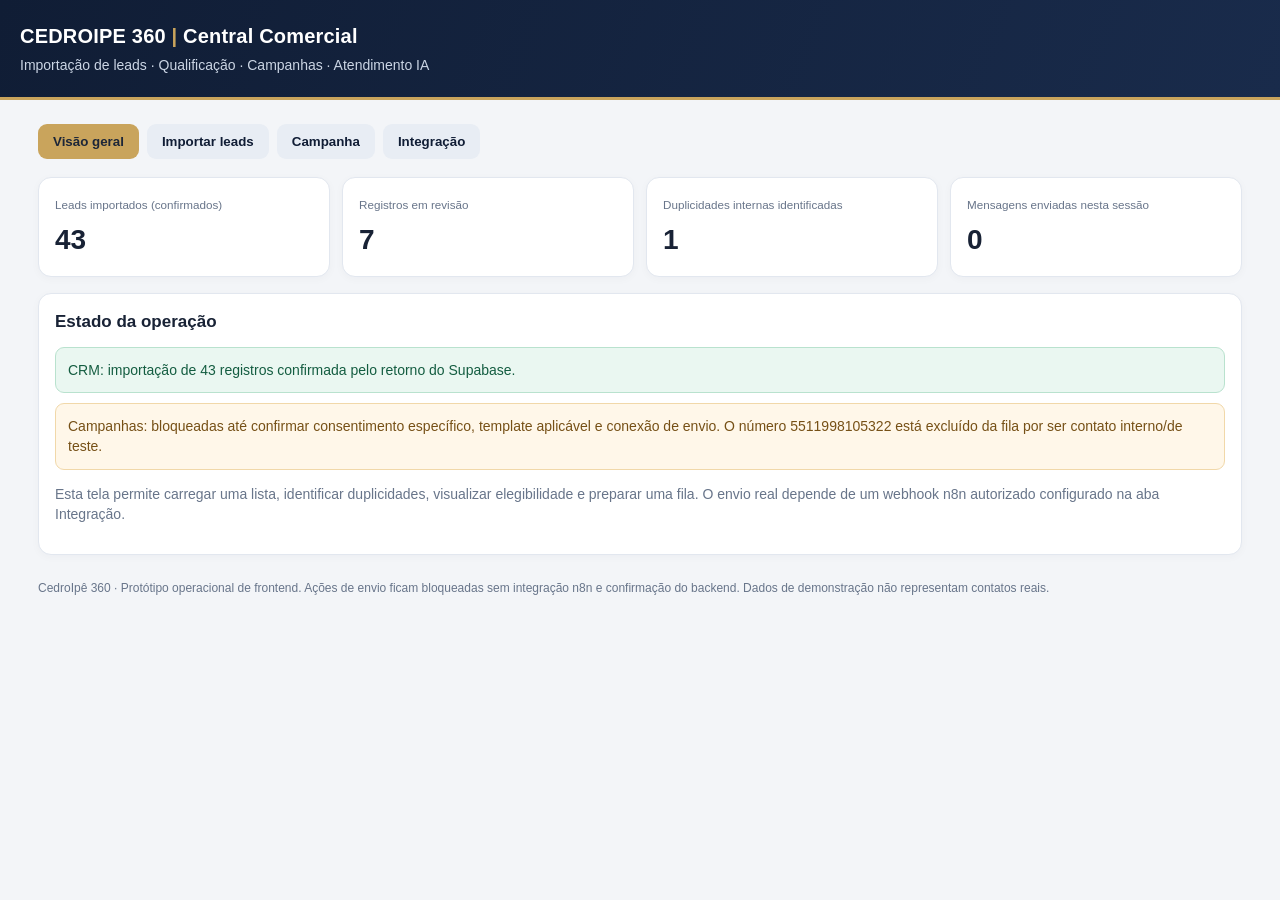
<file: evidencias/frontend/index-painel-local-CRM.html>
<!doctype html>
<html lang="pt-BR">
<head>
<meta charset="utf-8"><meta name="viewport" content="width=device-width,initial-scale=1">
<title>CedroIpê 360 | Central de Leads e Campanhas</title>
<style>
:root{--navy:#101d35;--navy2:#192b4b;--gold:#c9a45c;--bg:#f3f5f8;--ink:#182235;--muted:#68758a;--line:#e2e7ef;--green:#16845b;--red:#bd3e48;--amber:#a96a12;--white:#fff}
*{box-sizing:border-box}body{margin:0;background:var(--bg);color:var(--ink);font:14px/1.45 Inter,Segoe UI,Arial,sans-serif}
header{background:linear-gradient(110deg,var(--navy),var(--navy2));color:white;padding:22px max(20px,calc((100% - 1240px)/2));border-bottom:3px solid var(--gold)}
.brand{font-size:20px;font-weight:750;letter-spacing:.2px}.sub{color:#cbd5e4;margin-top:4px}
main{max-width:1240px;margin:24px auto;padding:0 18px}.tabs{display:flex;gap:8px;flex-wrap:wrap;margin-bottom:18px}
button,.btn{border:0;border-radius:9px;padding:10px 15px;background:var(--navy);color:white;font-weight:650;cursor:pointer}
button.secondary{background:#e8edf4;color:var(--navy)}button.gold{background:var(--gold);color:#1c2638}button:disabled{opacity:.45;cursor:not-allowed}
.tab.active{background:var(--gold);color:#1c2638}
.grid{display:grid;grid-template-columns:repeat(4,1fr);gap:12px}.kpi,.panel{background:white;border:1px solid var(--line);border-radius:13px;padding:16px;box-shadow:0 2px 8px #15213a08}
.kpi small{color:var(--muted)}.num{font-size:28px;font-weight:800;margin-top:5px}.panel{margin-top:16px}.panel h2{font-size:17px;margin:0 0 12px}
.row{display:flex;gap:10px;align-items:center;flex-wrap:wrap}.between{justify-content:space-between}
.muted{color:var(--muted)}.notice{padding:12px;border-radius:9px;background:#f5f7fa;border:1px solid var(--line);margin:10px 0}
.notice.warn{background:#fff7e9;border-color:#f1d8a9;color:#765016}.notice.ok{background:#eaf7f1;border-color:#b9e2ce;color:#145d41}
input,select{padding:10px;border:1px solid #cbd4e0;border-radius:8px;background:white;color:var(--ink);max-width:100%}
input[type=file]{border:1px dashed #aab6c6;width:100%;padding:16px}
table{width:100%;border-collapse:collapse;font-size:13px}th,td{text-align:left;padding:10px 8px;border-bottom:1px solid var(--line)}th{color:var(--muted);font-weight:700;background:#fafbfd}
.tablewrap{overflow:auto;max-height:380px}.pill{display:inline-block;padding:3px 8px;border-radius:20px;font-size:11px;font-weight:750;background:#edf1f6;color:#47566c}.pill.ok{background:#e6f5ed;color:#176b49}.pill.bad{background:#fdebed;color:#9f2935}.pill.warn{background:#fff3dc;color:#89550d}
.hidden{display:none!important}.field{display:flex;flex-direction:column;gap:5px;min-width:190px}.field label{font-size:12px;color:var(--muted);font-weight:700}
footer{max-width:1240px;margin:25px auto;padding:0 18px 30px;color:var(--muted);font-size:12px}
@media(max-width:800px){.grid{grid-template-columns:repeat(2,1fr)}}
@media(max-width:520px){.grid{grid-template-columns:1fr 1fr}.num{font-size:23px}header{padding:18px}}
</style></head>
<body>
<header><div class="brand">CEDROIPE 360 <span style="color:var(--gold)">|</span> Central Comercial</div><div class="sub">Importação de leads · Qualificação · Campanhas · Atendimento IA</div></header>
<main>
<div class="tabs">
<button class="tab active" data-tab="overview">Visão geral</button><button class="tab secondary" data-tab="import">Importar leads</button><button class="tab secondary" data-tab="campaign">Campanha</button><button class="tab secondary" data-tab="settings">Integração</button>
</div>
<section id="overview">
<div class="grid">
<div class="kpi"><small>Leads importados (confirmados)</small><div class="num" id="kImported">43</div></div>
<div class="kpi"><small>Registros em revisão</small><div class="num" id="kReview">7</div></div>
<div class="kpi"><small>Duplicidades internas identificadas</small><div class="num" id="kDup">1</div></div>
<div class="kpi"><small>Mensagens enviadas nesta sessão</small><div class="num" id="kSent">0</div></div>
</div>
<div class="panel"><h2>Estado da operação</h2><div class="notice ok">CRM: importação de 43 registros confirmada pelo retorno do Supabase.</div><div class="notice warn">Campanhas: bloqueadas até confirmar consentimento específico, template aplicável e conexão de envio. O número 5511998105322 está excluído da fila por ser contato interno/de teste.</div><p class="muted">Esta tela permite carregar uma lista, identificar duplicidades, visualizar elegibilidade e preparar uma fila. O envio real depende de um webhook n8n autorizado configurado na aba Integração.</p></div>
</section>
<section id="import" class="hidden">
<div class="panel"><h2>Importar planilha de leads</h2>
<p class="muted">Aceita CSV. A leitura ocorre no navegador. Não envia os dados para servidor até você configurar e acionar uma integração.</p>
<input type="file" id="csvFile" accept=".csv,text/csv">
<div class="row" style="margin-top:12px"><button id="loadSample" class="secondary">Carregar exemplo de 43 leads (demonstração)</button><button id="analyze" disabled>Analisar arquivo</button></div>
<div id="importMsg" class="notice">Aguardando arquivo CSV.</div>
<div class="tablewrap"><table><thead><tr><th>Nome</th><th>Telefone</th><th>Consentimento</th><th>Resultado</th></tr></thead><tbody id="preview"></tbody></table></div>
</div></section>
<section id="campaign" class="hidden">
<div class="panel"><h2>Preparar campanha WhatsApp</h2>
<div class="row">
<div class="field"><label>Nome da campanha</label><input id="campName" value="Apresentação de imóveis CedroIpê"></div>
<div class="field"><label>Modo</label><select id="campMode"><option value="dry">Simulação (sem envio)</option><option value="test">Teste individual autorizado</option><option value="live">Campanha real (bloqueada neste protótipo)</option></select></div>
</div>
<div class="field" style="margin-top:12px;max-width:700px"><label>Mensagem inicial (revise antes de enviar)</label><textarea id="message" rows="4" style="padding:11px;border:1px solid #cbd4e0;border-radius:8px;font:inherit">Olá, {{nome}}! Aqui é da CedroIpê Imóveis. Você autorizou receber informações sobre oportunidades imobiliárias? Se ainda tiver interesse, posso apresentar opções e encaminhar seu atendimento com um corretor. Para não receber novas mensagens, responda SAIR.</textarea></div>
<div class="notice warn">Não é permitido tratar o campo consentimento=true isoladamente como autorização universal para qualquer campanha. Confirme origem, finalidade e permissão de contato. Respeite pedidos de SAIR/STOP.</div>
<div class="row"><button id="buildQueue" class="gold">Montar fila elegível</button><button id="sendTest" class="secondary">Enviar teste individual</button><button id="sendBatch" disabled>Enviar campanha</button></div>
<div id="campaignMsg" class="notice">Fila ainda não montada.</div>
<div class="tablewrap"><table><thead><tr><th>Nome</th><th>Telefone</th><th>Elegibilidade</th><th>Motivo</th></tr></thead><tbody id="queue"></tbody></table></div>
</div></section>
<section id="settings" class="hidden">
<div class="panel"><h2>Integração com n8n / Evolution</h2>
<div class="notice warn">Não coloque API keys, tokens ou senhas nesta página. Configure autenticação no servidor/proxy do n8n.</div>
<div class="field"><label>Webhook n8n para validação/importação (HTTPS recomendado)</label><input id="webhook" placeholder="https://seu-n8n/webhook/ci360-campaign"></div>
<div class="field" style="margin-top:10px"><label>Webhook n8n para envio de teste individual</label><input id="testWebhook" placeholder="https://seu-n8n/webhook/ci360-test-send"></div>
<div class="field" style="margin-top:10px"><label>Telefone de teste previamente autorizado (somente dígitos, com DDI)</label><input id="testPhone" placeholder="55DDDNUMERO"></div>
<div class="row" style="margin-top:12px"><button id="saveSettings">Salvar configuração neste navegador</button><button id="ping" class="secondary">Testar webhook</button></div>
<div id="settingsMsg" class="notice">Sem webhook configurado. Modo local disponível.</div>
</div>
<div class="panel"><h2>Contrato esperado do webhook</h2><pre style="white-space:pre-wrap;background:#f6f8fb;padding:12px;border-radius:8px">POST JSON
{
  "action": "campaign_preview | send_test",
  "tenant_id": "b3e02226-6602-4775-8d7a-6155b2c0f993",
  "campaign_name": "...",
  "message": "...",
  "leads": [{"name":"...","phone":"...","consent":true}],
  "dry_run": true
}</pre></div></section>
</main>
<footer>CedroIpê 360 · Protótipo operacional de frontend. Ações de envio ficam bloqueadas sem integração n8n e confirmação do backend. Dados de demonstração não representam contatos reais.</footer>
<script>
const TENANT='b3e02226-6602-4775-8d7a-6155b2c0f993', INTERNAL='5511998105322';
let leads=[],queue=[];
const $=id=>document.getElementById(id);
document.querySelectorAll('.tab').forEach(b=>b.onclick=()=>{document.querySelectorAll('.tab').forEach(x=>x.classList.remove('active'));b.classList.add('active');['overview','import','campaign','settings'].forEach(id=>$(id).classList.toggle('hidden',id!==b.dataset.tab));});
function norm(v){let n=String(v||'').replace(/\D/g,'');if(n.length===10||n.length===11)n='55'+n;return n}
function truth(v){return ['true','1','sim','yes','s','autorizado','consentido'].includes(String(v||'').trim().toLowerCase())}
function renderPreview(){ $('preview').innerHTML=leads.slice(0,100).map(l=>`<tr><td>${esc(l.name)}</td><td>${esc(l.phone)}</td><td>${l.consent?'<span class="pill ok">Sim</span>':'<span class="pill bad">Não</span>'}</td><td>${esc(l.result||'Aguardando análise')}</td></tr>`).join(''); }
function esc(s){return String(s??'').replace(/[&<>"']/g,c=>({'&':'&amp;','<':'&lt;','>':'&gt;','"':'&quot;',"'":'&#39;'}[c]))}
$('csvFile').onchange=()=>{$('analyze').disabled=!$('csvFile').files.length;$('importMsg').textContent=$('csvFile').files[0]?.name||''};
$('analyze').onclick=async()=>{const f=$('csvFile').files[0];const text=await f.text();const lines=text.replace(/^\uFEFF/,'').split(/\r?\n/).filter(Boolean);const delim=(lines[0].match(/;/g)||[]).length>(lines[0].match(/,/g)||[]).length?';':',';const parse=line=>{let a=[],v='',q=false;for(let i=0;i<line.length;i++){let c=line[i];if(c==='"'&&line[i+1]==='"'){v+='"';i++}else if(c==='"')q=!q;else if(c===delim&&!q){a.push(v);v=''}else v+=c}a.push(v);return a};const h=parse(lines.shift()).map(x=>x.trim().toLowerCase());leads=lines.map(line=>{const a=parse(line),o={};h.forEach((k,i)=>o[k]=a[i]||'');let name=o.nome||o.name||o.lead_nome||'',phone=norm(o.telefone_e164||o.telefone||o.celular||o.whatsapp||o.phone),consent=truth(o.consentimento||o.consent||o.opt_in);return {name,phone,consent,raw:o}});analyzeLeads();};
function analyzeLeads(){let seen=new Set();leads.forEach(l=>{if(!l.name||l.name.trim().length<2)l.result='Nome inválido';else if(!/^55\d{10,11}$/.test(l.phone))l.result='Telefone inválido';else if(l.phone===INTERNAL)l.result='Bloqueado: número interno/teste';else if(!l.consent)l.result='Bloqueado: consentimento não confirmado';else if(seen.has(l.phone))l.result='Duplicado no lote';else{seen.add(l.phone);l.result='Apto para revisão';}});renderPreview();$('importMsg').textContent=`${leads.length} linhas lidas. ${leads.filter(x=>x.result==='Apto para revisão').length} aptas para revisão; ${leads.length-seen.size} bloqueadas ou repetidas. Nenhuma gravação no CRM ocorreu.`;}
$('loadSample').onclick=()=>{leads=Array.from({length:43},(_,i)=>({name:'Lead demonstração '+(i+1),phone:'551190000'+String(1000+i),consent:true,result:'Apto para revisão'}));leads.push({name:'Adeildo teste',phone:INTERNAL,consent:true});analyzeLeads();$('importMsg').textContent='Dados fictícios de demonstração carregados. Não são os 43 contatos reais do CRM.'};
$('buildQueue').onclick=()=>{if(!leads.length){$('campaignMsg').textContent='Importe um CSV ou carregue demonstração primeiro.';return}let seen=new Set();queue=leads.map(l=>{let reason=l.result||'';if(l.phone===INTERNAL)reason='Número interno/teste';else if(!l.consent)reason='Consentimento não confirmado';else if(seen.has(l.phone))reason='Telefone duplicado';else if(!/^55\d{10,11}$/.test(l.phone))reason='Telefone inválido';else{seen.add(l.phone);reason='Apto para validação humana'}return {...l,reason,eligible:reason==='Apto para validação humana'}});$('queue').innerHTML=queue.map(l=>`<tr><td>${esc(l.name)}</td><td>${esc(l.phone)}</td><td>${l.eligible?'<span class="pill ok">Pré-apto</span>':'<span class="pill bad">Bloqueado</span>'}</td><td>${esc(l.reason)}</td></tr>`).join('');$('campaignMsg').textContent=`Fila montada: ${queue.filter(x=>x.eligible).length} pré-aptos. Esta fila não é autorização automática para envio.`;$('sendBatch').disabled=true;};
$('saveSettings').onclick=()=>{localStorage.setItem('ci360_webhook',$('webhook').value);localStorage.setItem('ci360_testwebhook',$('testWebhook').value);localStorage.setItem('ci360_testphone',norm($('testPhone').value));$('settingsMsg').textContent='Configurações salvas localmente neste navegador.'};
$('webhook').value=localStorage.getItem('ci360_webhook')||'';$('testWebhook').value=localStorage.getItem('ci360_testwebhook')||'';$('testPhone').value=localStorage.getItem('ci360_testphone')||'';
async function post(url,payload){if(!url)throw Error('Configure o webhook n8n na aba Integração.');let r=await fetch(url,{method:'POST',headers:{'Content-Type':'application/json'},body:JSON.stringify(payload)});if(!r.ok)throw Error('Webhook respondeu HTTP '+r.status);return await r.text()}
$('ping').onclick=async()=>{try{let t=await post($('webhook').value,{action:'health_check',tenant_id:TENANT,dry_run:true});$('settingsMsg').textContent='Webhook respondeu: '+t.slice(0,400)}catch(e){$('settingsMsg').textContent='Falha no teste: '+e.message}};
$('sendTest').onclick=async()=>{try{const phone=norm($('testPhone').value);if(!/^55\d{10,11}$/.test(phone))throw Error('Informe telefone autorizado válido.');if(phone===INTERNAL)throw Error('Número interno de teste está bloqueado como destinatário de campanha.');const msg=$('message').value;const t=await post($('testWebhook').value,{action:'send_test',tenant_id:TENANT,campaign_name:$('campName').value,message:msg,leads:[{name:'Contato autorizado',phone,consent:true}],dry_run:false});$('campaignMsg').textContent='Solicitação enviada ao n8n. Resposta: '+t.slice(0,400); }catch(e){$('campaignMsg').textContent='Envio não executado: '+e.message}};
$('sendBatch').onclick=()=>{$('campaignMsg').textContent='Envio em lote bloqueado neste protótipo. Exige backend n8n com autorização, template aplicável, opt-out e controle de frequência.'};
</script></body></html>
</file>
